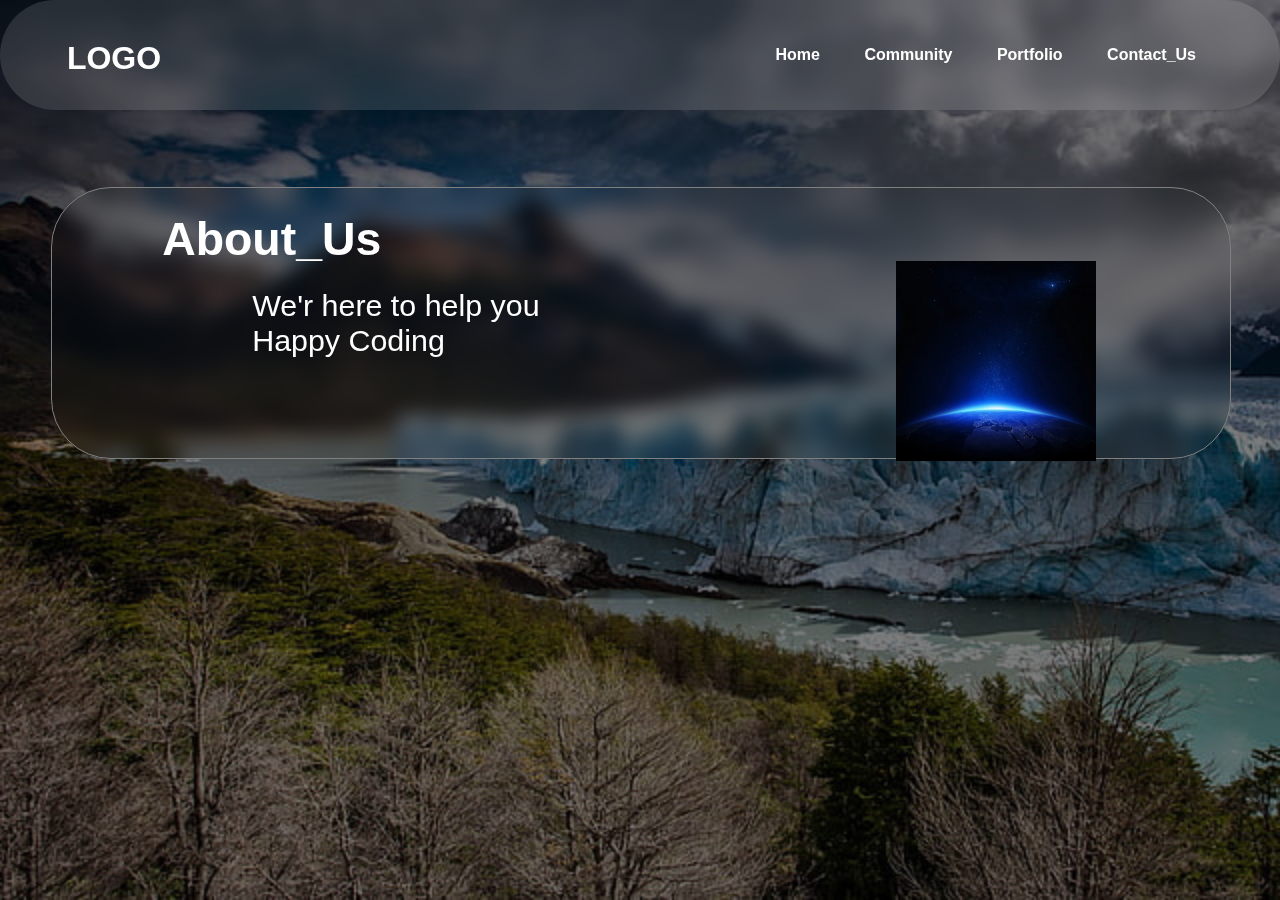
<file: Login/about.html>
<!DOCTYPE html>
<html lang="en">
<head>
    <meta charset="UTF-8">
    <meta name="viewport" content="width=device-width, initial-scale=1.0">
    <title>About_Us</title>
    <link rel="stylesheet" href="Aboutstyle.css">
</head>
<body>
    <div class="headbox">
        <header class="header">
            <div class="navbar">
                <h1 class="logo">LOGO</h1>
                <ul class="topics">
                    <li><a href="index.html" target="_self">Home</a></li>
                    <li><a href="#">Community</a></li>
                    <li><a href="#">Portfolio</a></li>
                    <li><a href="#">Contact_Us</a></li>
                </ul>
            </div>
        </header>
        <div class="mainBox">
            <h1 class="heading">About_Us</h1>
            <p class="para">We'r here to help you <br> Happy Coding</p>
        </div>
        <div class="image">
            .
        </div>
</body>
</html>
</file>
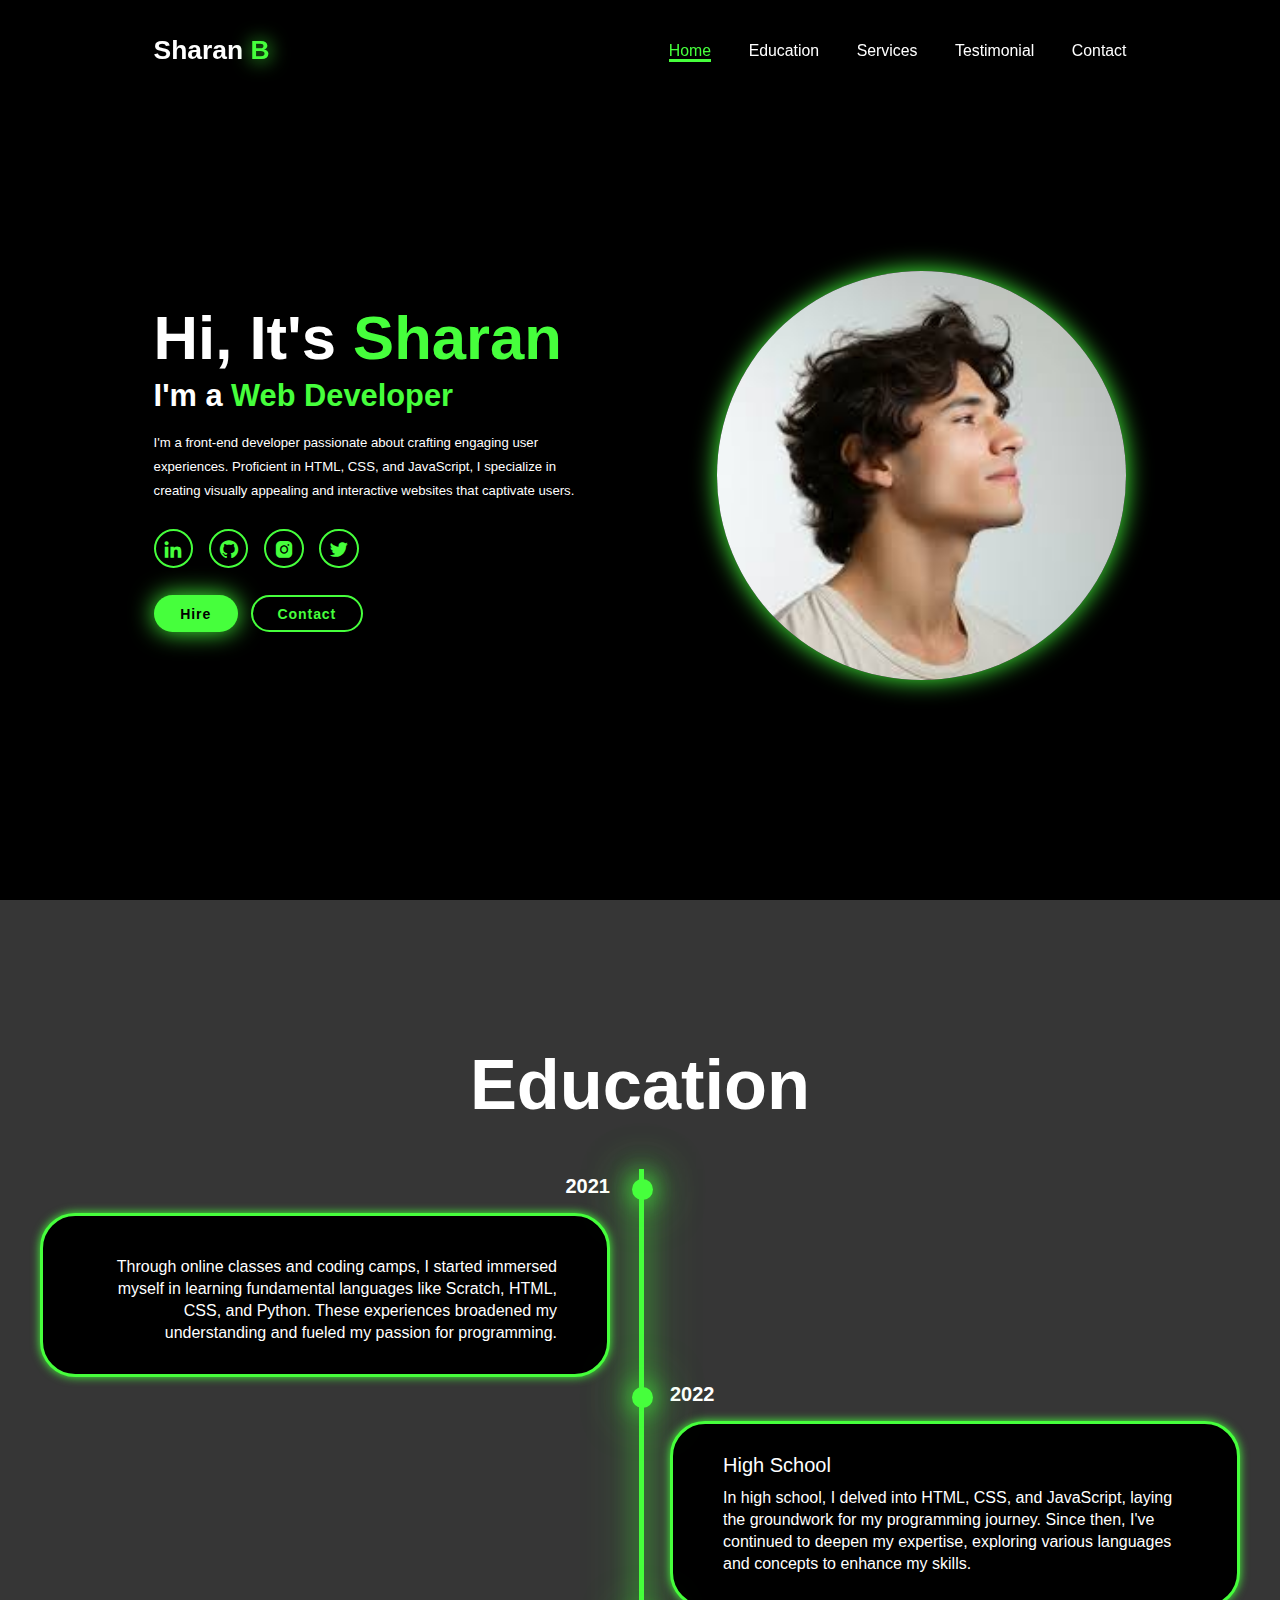
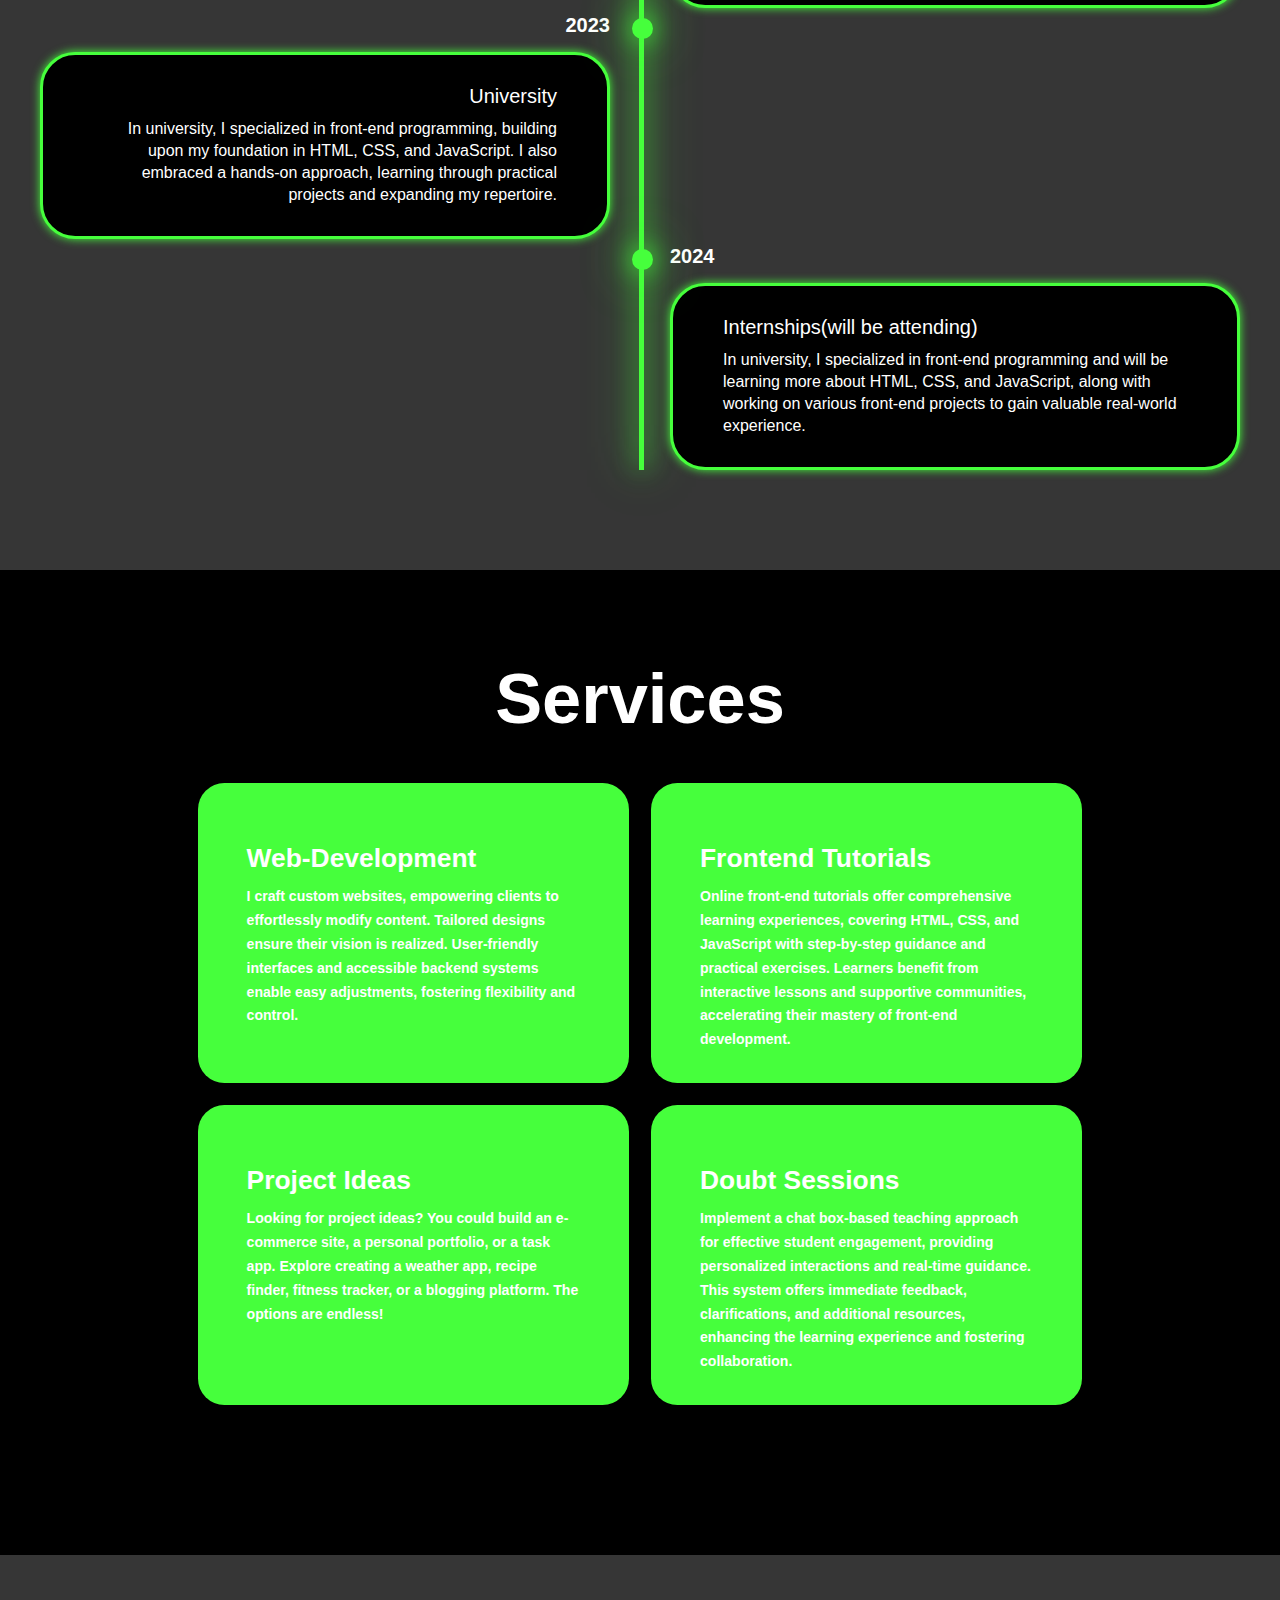
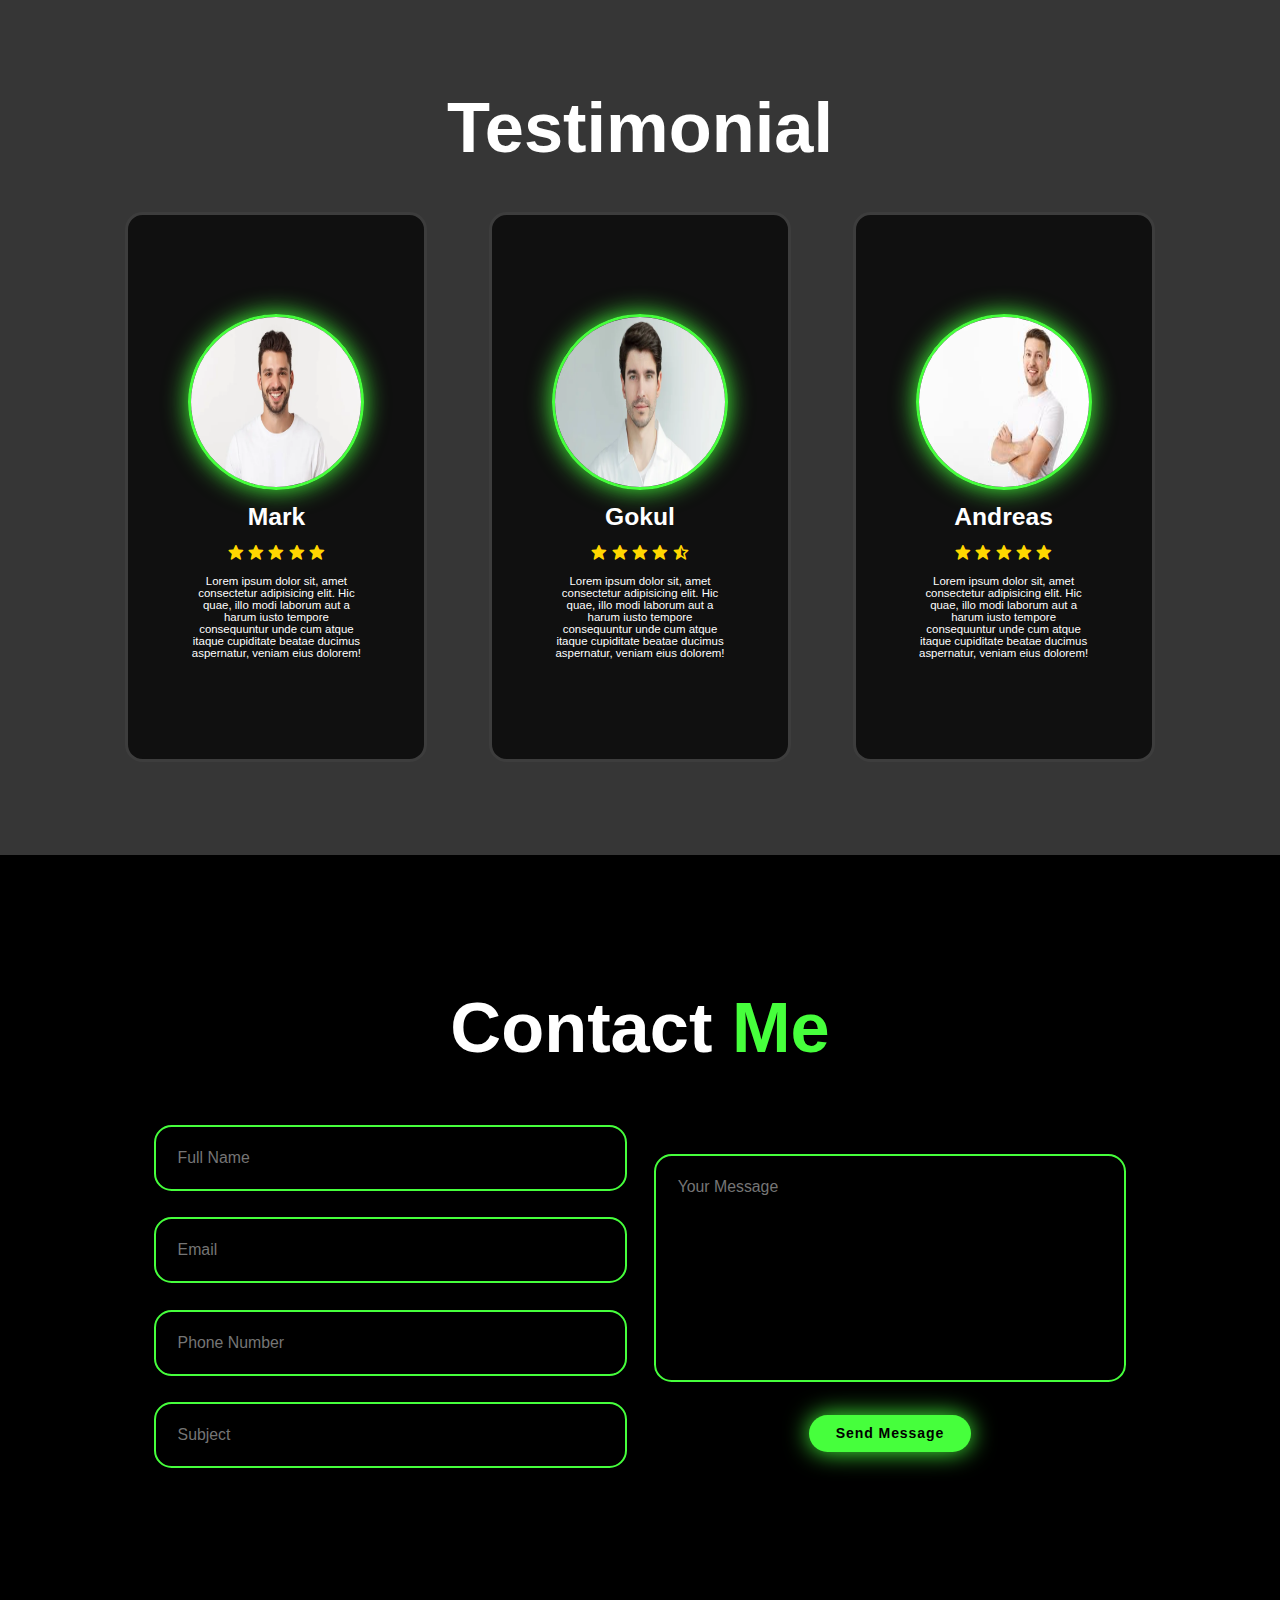
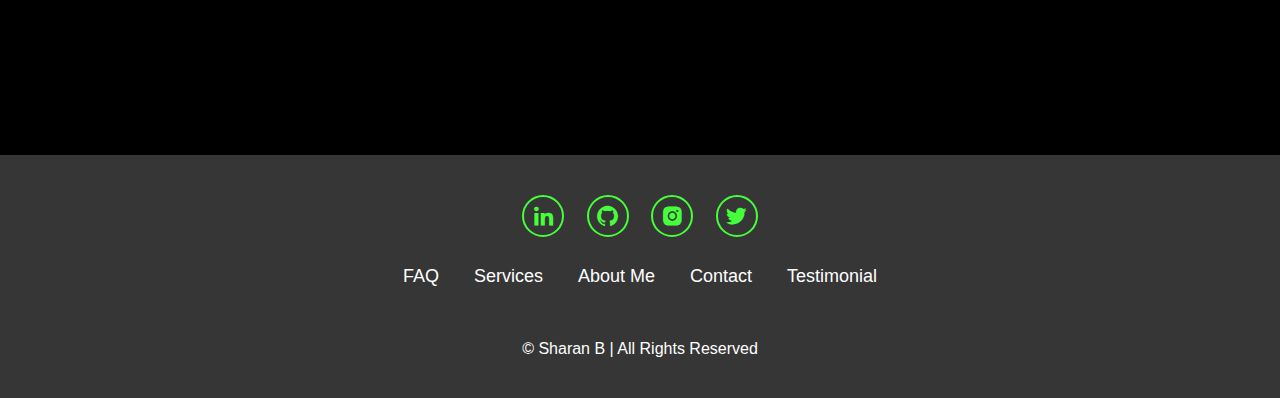
<file: Personal Portfolio/project1.html>
<!DOCTYPE html>
<html lang="en">
<head>
    <meta charset="UTF-8">
    <meta name="viewport" content="width=device-width, initial-scale=1.0">
    <link rel="stylesheet" href="project1.css".css>
    <title>Protfolio</title>
    <link href='https://unpkg.com/boxicons@2.1.4/css/boxicons.min.css' rel='stylesheet'>
</head>
<body>

    <header class="header">
        <a href="#home" class="logo">Sharan <span>B</span></a>
        <i class='bx bx-menu' id="menu-icon"></i>

        <nav class="navbar">
            <a href="#home" class="active">Home</a>
            <a href="#education">Education</a>
            <a href="#services">Services</a>
            <a href="#testimonials">Testimonial</a>
            <a href="#contact">Contact</a>
        </nav>
    </header>

    <section class="home" id="home">
        <div class="home-content">
            <h1>Hi, It's <span>Sharan</span></h1>
            <h3 class="text-animation">I'm a <span> </span></h3>
            <p>I'm a front-end developer passionate about crafting engaging user experiences. Proficient in HTML, CSS, and JavaScript, I specialize in creating visually appealing and interactive websites that captivate users.</p>
            <div class="social-icons">
                <a href="##"><i class='bx bxl-linkedin'></i></a>
                <a href="##"><i class='bx bxl-github'></i></a>
                <a href="##"><i class='bx bxl-instagram-alt' ></i></a>
                <a href="##"><i class='bx bxl-twitter' ></i></a>
            </div>
            <div class="btn-group">
                <a href="##" class="btn">Hire</a>
                <a href="#contact" class="btn">Contact</a>
            </div>
        </div>
        <div class="home-img">
            <img src="images.jpeg" alt="">
        </div>
    </section>
    <section class="education" id="education">
        <h2 class="heading">Education</h2>

        <div class="timeline-items">
            <div class="timeline-item">
                <div class="timeline-dot"></div>
                <div class="timeline-date">
                    2021
                </div>
                <div class="timeline-content">
                    <h3></h3>
                    <p>Through online classes and coding camps, I started immersed myself in learning fundamental languages like Scratch, HTML, CSS, and Python. These experiences broadened my understanding and fueled my passion for programming.</p>
                </div>
            </div>
            <div class="timeline-item">
                <div class="timeline-dot"></div>
                <div class="timeline-date">
                    2022
                </div>
                <div class="timeline-content">
                    <h3>High School</h3>
                    <p>In high school, I delved into HTML, CSS, and JavaScript, laying the groundwork for my programming journey. Since then, I've continued to deepen my expertise, exploring various languages and concepts to enhance my skills.</p>
                </div>
            </div>
            <div class="timeline-item">
                <div class="timeline-dot"></div>
                <div class="timeline-date">
                    2023
                </div>
                <div class="timeline-content">
                    <h3>University</h3>
                    <p>In university, I specialized in front-end programming, building upon my foundation in HTML, CSS, and JavaScript. I also embraced a hands-on approach, learning through practical projects and expanding my repertoire.</p>
                </div>
            </div>
            <div class="timeline-item">
                <div class="timeline-dot"></div>
                <div class="timeline-date">
                    2024
                </div>
                <div class="timeline-content">
                    <h3>Internships(will be attending)</h3>
                    <p>In university, I specialized in front-end programming and will be learning more about HTML, CSS, and JavaScript, along with working on various front-end projects to gain valuable real-world experience.</p>
                </div>
            </div>
        </div>
    </section>

    <section class="services" id="services">
        <h2 class="services">Services</h2>
        <div class="services-container">
            <div class="services-box">
                <div class="services-info">
                    <h4>Web-Development</h4>
                    <p>I craft custom websites, empowering clients to effortlessly modify content. Tailored designs ensure their vision is realized. User-friendly interfaces and accessible backend systems enable easy adjustments, fostering flexibility and control.</p>
                </div>
            </div>
            <div class="services-box">
                <div class="services-info">
                    <h4>Frontend Tutorials</h4>
                    <p>Online front-end tutorials offer comprehensive learning experiences, covering HTML, CSS, and JavaScript with step-by-step guidance and practical exercises. Learners benefit from interactive lessons and supportive communities, accelerating their mastery of front-end development.</p>
                </div>
            </div>
            <div class="services-box">
                <div class="services-info">
                    <h4>Project Ideas</h4>
                    <p>Looking for project ideas? You could build an e-commerce site, a personal portfolio, or a task app. Explore creating a weather app, recipe finder, fitness tracker, or a blogging platform. The options are endless!</p>
                </div>
            </div>
            <div class="services-box">
                <div class="services-info">
                    <h4>Doubt Sessions</h4>
                    <p>Implement a chat box-based teaching approach for effective student engagement, providing personalized interactions and real-time guidance. This system offers immediate feedback, clarifications, and additional resources, enhancing the learning experience and fostering collaboration.</p>
                </div>
            </div>
        </div>
    </section>

    <section class="testimonials" id="testimonials">
        <div class="testimonials-box">
            <h2 class="heading">Testimonial</h2>

            <div class="wrapper">
                <div class="testimonial-item">
                    <img src="depositphotos_318367382-stock-photo-portrait-of-a-handsome-young.jpg" alt="">
                    <h2>Mark</h2>
                    <div class="rating">
                        <i class='bx bxs-star'id="star"></i>
                        <i class='bx bxs-star'id="star"></i>
                        <i class='bx bxs-star'id="star"></i>
                        <i class='bx bxs-star'id="star"></i>
                        <i class='bx bxs-star'id="star"></i>
                    </div>
                    <p>Lorem ipsum dolor sit, amet consectetur adipisicing elit. Hic quae, illo modi laborum aut a harum iusto tempore consequuntur unde cum atque itaque cupiditate beatae ducimus aspernatur, veniam eius dolorem!</p>
                </div>
                <div class="testimonial-item">
                    <img src="depositphotos_361909184-stock-photo-portrait-of-handsome-doctor-or.jpg" alt="">
                    <h2>Gokul</h2>
                    <div class="rating">
                        <i class='bx bxs-star'id="star"></i>
                        <i class='bx bxs-star'id="star"></i>
                        <i class='bx bxs-star'id="star"></i>
                        <i class='bx bxs-star'id="star"></i>
                        <i class='bx bxs-star-half'id="star" ></i>
                    </div>
                    <p>Lorem ipsum dolor sit, amet consectetur adipisicing elit. Hic quae, illo modi laborum aut a harum iusto tempore consequuntur unde cum atque itaque cupiditate beatae ducimus aspernatur, veniam eius dolorem!</p>
                </div>
                <div class="testimonial-item">
                    <img src="download.jpeg" alt="">
                    <h2>Andreas</h2>
                    <div class="rating">
                        <i class='bx bxs-star' id="star"></i>
                        <i class='bx bxs-star'id="star"></i>
                        <i class='bx bxs-star'id="star"></i>
                        <i class='bx bxs-star'id="star"></i>
                        <i class='bx bxs-star'id="star"></i>
                    </div>
                    <p>Lorem ipsum dolor sit, amet consectetur adipisicing elit. Hic quae, illo modi laborum aut a harum iusto tempore consequuntur unde cum atque itaque cupiditate beatae ducimus aspernatur, veniam eius dolorem!</p>
                </div>
            </div>
        </div>
    </section>

    <section class="contact" id="contact">
        <h2 class="heading">Contact <span>Me</span></h2>

        <form action="">
            <div class="input-group">
                <div class="input-box">
                    <input type="text" placeholder="Full Name">
                    <input type="email" placeholder="Email">
                </div>
                <div class="input-box">
                    <input type="number" placeholder="Phone Number">
                    <input type="text" placeholder="Subject">
                </div>
            </div>
            <div class="input-group-2">
                <textarea name="" id="" cols="30" rows="10" placeholder="Your Message"></textarea>
                <input type="submit" value="Send Message" class="btn">
            </div>
        </form>
    </section>

    <footer class="footer">
        <div class="social">
            <a href="##"><i class='bx bxl-linkedin'></i></a>
            <a href="##"><i class='bx bxl-github'></i></a>
            <a href="##"><i class='bx bxl-instagram-alt' ></i></a>
            <a href="##"><i class='bx bxl-twitter' ></i></a>
        </div>
        <ul class="list">
            <li>
                <a href="#">FAQ</a>
            </li>
            <li>
                <a href="#services">Services</a>
            </li>
            <li>
                <a href="#education">About Me</a>
            </li>
            <li>
                <a href="#contact">Contact</a>
            </li>
            <li>
                <a href="#testimonials">Testimonial</a>
            </li>
        </ul>
        <p class="copyright">© Sharan B | All Rights Reserved</p>
    </footer>

    <script src="project1.js"></script>
</body>
</html>
</file>
<file: Login/Aboutstyle.css>
*{
    margin: 0;
    padding: 0;
    font-family: sans-serif;
}
.headbox{
    background-image: linear-gradient(rgba(0,0,0,0.5),rgba(0,0,0,0.5)),url(HD-wallpaper-frozen-water-rock-mountains-greenery-nature-trees-under-white-clouds-sky-lock-screen.jpg);
    width: 100%;
    height: 100vh;
    background-repeat: no-repeat;
    background-size: cover;
}
.header{
    
    background: rgba(255, 255, 255, 0.127);
    backdrop-filter: blur(10px);
    height: 110px;
    padding-top: -20px;
    border-radius: 90px;
}
.navbar{
    display: flex;
    justify-content: space-between;
    margin: auto;
    width: 90%;
    padding: 35px 0px;
   
}
.logo{
    color: white;
    font-weight: bolder;
    padding: 5px 0px;
    cursor: none;
    text-align: center;
    width: 100px;
    transition: 2s;
    
}
.logo:hover{
    color: rgb(255, 255, 255);
    text-shadow: 0 0 10px rgb(255, 255, 255),0 0 20px rgb(0, 255, 17),0 0 40px rgb(255, 255, 255);
    font-weight: 700;
    width: 10%;
    background: rgb(0, 0, 0);
    backdrop-filter: blur(100%);
    border-radius: 30px;
    transform: rotate(-720deg); 
    transition: transform 2s;
}
.topics li{
    list-style: none;   
    display: inline-block;
    margin: 0px 20px;
    margin-top: 11px;
    position: relative;
}
.topics li a{
    position: relative;
    color: rgb(255, 255, 255);
    text-decoration: none;
    font-size: medium;
    font-weight: bolder;
}

.topics li a::after{
    content: "";
    height: 200%;
    width: 140%;
    background: rgb(255, 255, 255);
    position: absolute;
    left: -20%;
    bottom: -10px;
    transform-origin: right;
    transform: scaleX(0);
    z-index: -1;
    border-radius: 50px;
    transition: transform .5s;
}

.topics li a:hover{
    color: black;
}
.topics li a:hover:after{
   
    transform: scaleX(1);
    transform-origin: left;
}
.contents{
    position: absolute;
    color: white;
    text-align: center;
    top: 40%;
    width: 100%;
}
.mainBox{
    display: flex;
    width: 92%;
    z-index: 1;
    margin-left: 4%;
    height: 30vh;
    border-radius: 60px;
    margin-top: 6%;
    background: transparent;
    border: 1px solid;
    border-color: gray;
    box-shadow: 100px;
    backdrop-filter: blur(10px);
    color: white;
    position: relative;
}
.mainBox .heading{
    top: 24px;
    padding: 0px 110px;
    position: absolute;
    font-size: 2.9em;
    transition: .8s;
}
.mainBox:hover{
    text-shadow: 0 0 10px rgb(255, 255, 255),0 0 20px rgb(165, 106, 106),0 0 40px rgb(196, 255, 199);
}
.mainBox .para{
    position: absolute;
    width: 300px;
    top: 100px;
    padding: 0px 200px;
    font-size: 1.9em;
    transition: 1.5s;
}
.image{
    background-image: url(depositphotos_20867981-stock-photo-earth-at-night-with-city.jpg);
    width: 200px;
    background-repeat: no-repeat;
    background-size: 100%;
    height: 300px;
    margin-left: 70%;
    top: 29%;
    z-index: 1;
    position: absolute;
}
</file>
<file: Personal Portfolio/project1.css>
*{
    margin: 0;
    padding: 0;
    box-sizing: border-box;
    text-decoration: none;
    border: none;
    outline: none;
    scroll-behavior: smooth;
    font-family: "Poppins",sans-serif;
}
:root{
    --bg-color:black;
    --second-bg-color:#363636;
    --text-color:white;
    --main-color:rgb(70, 255, 60);
}
html{
    font-size: 60%;
    overflow-x: hidden;
}
body{
    background: var(--bg-color);
    color: var(--text-color);
}
.header{
    position: fixed;
    top: 0;
    left: 0;
    width: 100%;
    padding: 4rem 12% 4rem;
    background: rgba(0, 0, 0, 0.3);
    backdrop-filter: blur(10px);
    display: flex;
    justify-content: space-between;
    align-items: center;
    z-index: 5;
}
.logo{
    font-size: 3rem;
    color: var(--text-color);
    font-weight: 700;
    cursor: pointer;
    transition: 0.7s ease;
}
.logo:hover{
    transform:scale(1.1);
}
.logo span{
    text-shadow: 1px 1px 19px var(--main-color);
    color: var(--main-color);
    
}
.navbar a{
    font-size: 1.8rem;
    color: var(--text-color);
    margin-left: 4rem;
    font-weight: 500;
    transition: 0.3s ease;
    border-bottom: 3px solid transparent;
}
.navbar a:hover,.navbar a.active{
    color: var(--main-color);
    border-bottom: 3px solid var(--main-color);
}
#menu-icon{
    font-size: 3.6rem;
    color: var(--main-color);
    display: none;
}
section{
    min-height: 100vh;
    padding: 10rem 12% 10rem;
}
.home{
    display: flex;
    justify-content: center;
    align-items: center;
    gap: 15rem;
}
.home-content{
    display: flex;
    flex-direction: column;
    align-items: baseline;
    text-align: left;
    justify-content: center;
    margin-top: 3rem;
}
span
{
    color: var(--main-color);
}
.logo span{
    color: var(--main-color);
}
.home-content h3{
    margin-bottom: 2rem;
    margin-top: 1rem;
    font-size: 3.5rem;
}
.home-content h1{
    font-size: 7rem;
    font-weight: 700;
    margin-top: 1.5rem;
    line-height: 1;
}
.home-img{
    border-radius: 50%;
}
.home-img img{
    position: relative;
    top: 3rem;
    width: 32vw;
    border-radius: 50%;
    box-shadow: 0 0 25px var(--main-color);
    cursor: pointer;
    transition: 0.4s ease-in-out;
}
.home-img img:hover{
    box-shadow: 
    0 0 25px var(--main-color),
    0 0 50px var(--main-color),
    0 0 100px var(--main-color);
}
.home-content p{
    font-size: 1.5rem;
    font-weight: 500;
    line-height: 1.8;
    max-width: 1000px;
}
.social-icons a{
    display: inline-flex;
    justify-content: center;
    align-items: center;
    width: 4.5rem;
    height: 4.5rem;
    background: transparent;
    border: 2px solid var(--main-color);
    font-size: 2.5rem;
    border-radius: 50%;
    color: var(--main-color);
    margin: 3rem 1.5rem 3rem 0;
    transition: 0.3s ease-in-out;
}
.social-icons a:hover{
    color: var(--text-color);
    transform: scale(1.3)translateY(-5px);
    box-shadow: 0 0 25px var(--main-color);
    background-color: var(--main-color);
}
.btn{
    display: inline-block;
    padding: 1rem 2.8rem;
    background: var(--main-color);
    box-shadow:  0 0 25px var(--main-color);
    border-radius: 4rem;
    font-size: 1.6rem;
    color: black;
    border:  2px solid transparent;
    letter-spacing: 0.1rem;
    font-weight: 600;
    transition: 0.3s ease-in-out;
    cursor: pointer;
}
.btn:hover{
    transform: scale(1.05);
    box-shadow: 0 0 50px var(--main-color);
}
.btn-group{
    display: flex;
    align-items: center;
    gap:  1.5rem;
}
.btn-group a:nth-of-type(2){
    background-color: black;
    color: var(--main-color);
    border: 2px solid var(--main-color);
    box-shadow: 0 0 25px transparent;
}
.btn-group a:nth-of-type(2):hover{
    box-shadow: o o 25px var(--main-color);
    background-color: var(--main-color);
    color: black;
}
.text-animation{
    font-size: 34px;
    font-weight: 600;
    min-width: 280px;
}
.text-animation span{
    position: relative;
}
.text-animation span::before{
    content: "Web Developer";
    color: var(--main-color);
    animation: word 20s infinite;
}
.text-animation span::after{
    content: "";
    background-color: var(--bg-color);
    position: absolute;
    width: calc(100%+8px);
    height: 100%;
    border-left: 3px solid var(--bg-color);
    right: -8px;
    animation: cursor 0.6s infinite,typing 20s steps(19) infinite;
}
@keyframes cursor{
    to{
        border-left: 3px solid var(--main-color);
    }
}
@keyframes word{
    0%,20%{
        content: "Frontend Designer";
    }
    21%,40%{
        content: "Web Designer";
    }
    41%,60%{
        content: "UI / UX Designer";
    }
    61%,80%{
        content: "Web Developer";
    }
    81%,100%{
        content: "Software Tester";
    }
}
@keyframes typing{
    10%,
    15%,
    30%,
    35%,
    50%,
    55%,
    70%,
    75%,
    90%,
    95%{
        width: 0;
    }
    0%,
    5%,
    20%,
    25%,
    40%,
    45%,
    60%,
    65%,
    80%,
    85%,
    100%{
        width: calc(103%);
    }
}
.heading{
    font-size: 8rem;
    text-align: center;
    margin: 5rem 0;
}
.education{
    padding: 100px 15px;
    background: var(--second-bg-color);
}
.education h2{
    margin-bottom: 5rem;
}
.timeline-items{
    max-width: 1200px;
    margin: auto;
    display: flex;
    flex-wrap: wrap;
    position: relative;
}
.timeline-items::before{
    content: "";
    position: absolute;
    width: 5px;
    height: 100%;
    background-color: var(--main-color);
    left: calc(50% - 1px);
    box-shadow:
    0 0 25px var(--main-color),
    0 0 50px var(--main-color);
}
.timeline-item{
    margin-bottom: 40px;
    width: 100%;
    position: relative;
}
.timeline-item{
    margin-bottom: 0;
}
.timeline-item:nth-child(odd){
    padding-right: calc(50% + 30px);
    text-align: right;
}
.timeline-item:nth-child(even){
    padding-left: calc(50% + 30px);
}
.timeline-dot{
    height: 21px;
    width: 21px;
    background-color: var(--main-color);
    box-shadow:
    0 0 25px var(--main-color),
    0 0 50px var(--main-color);
    position: absolute;
    left: calc(50% - 8px);
    border-radius: 50%;
    top: 10px;
}
.timeline-date{
    font-size: 20px;
    font-weight: 800;
    color: white;
    margin: 6px 0 15px;
}
.timeline-content{
    background-color: var(--bg-color);
    border: 3px solid var(--main-color);
    padding: 30px 50px;
    border-radius: 4rem;
    box-shadow: 0 0 10px var(--main-color);
    cursor: pointer;
    transition: 0.3s ease-in-out;
}
.timeline-content:hover{
    transform: scale(1.05);
    box-shadow: 0 0 25px var(--main-color);
}
.timeline-content h3{
    font-size: 20px;
    color: white;
    margin: 0 0 10px;
    font-weight: 500;
}
.timeline-content p{
    color: white;
    font-size: 16px;
    font-weight: 300;
    line-height: 22px;
}
::-webkit-scrollbar{
    width: 15px;
}
::-webkit-scrollbar-thumb{
    background-color: var(--main-color);
}
::-webkit-scrollbar-track{
    background-color: var(--bg-color);
    width: 100px;
}
.services{
    background: var(--bg-color);
}
.services h2{
    margin-bottom: 5rem;
    color: white;
    font-size: 8rem;
    text-align: center;
}
.services-container{
    display: grid;
    grid-template-columns: repeat(2,1fr);
    align-items: center;
    gap: 2.5rem;
}
.services-box{
    background-color: var(--main-color);
    height: 300px;
    border-radius: 3rem;
    border: 5px solid transparent;
    cursor: pointer;
    transition: 0.4s ease-in-out;
}
.services-box:hover{
    background: white;
    color: black;
    border: 5px solid var(--main-color);
    transform: scale(1.03);
}
.services-box .services-info{
    display: flex;
    flex-direction: column;
    text-align: left;
    max-height: 200px;
    justify-content: left;
    align-items: baseline;
    padding: 5rem 5rem;
}
.services-info h4{
    font-size: 3rem;
    font-weight: 800;
    line-height: 2;
}
.services-info p{
    font-size: 1.6rem;
    font-weight: 600;
    max-height: 100px;
    line-height: 1.7;
    margin: auto;
}
.testimonials{
    background: var(--second-bg-color);
}
.testimonials-box{
    background-size: cover;
    display: flex;
    align-items: center;
    justify-content: center;
    flex-direction: column;
}
.testimonials .heading{
    margin-bottom: 5rem;
}
.testimonials-box img{
    width: 20rem;
    height: 20rem;
    border-radius: 50%;
    border: 3px solid var(--main-color);
    box-shadow: 0 0 25px var(--main-color);
}
.wrapper{
    display: grid;
    grid-template-columns: repeat(3,1fr);
    gap: 3rem;
}
.testimonial-item{
    min-height: 550px;
    max-width: 450px;
    background: rgba(0, 0, 0, 0.7);
    border: 3px solid rgba(238, 238, 238, 0.2);
    border-radius: 2rem;
    margin: 0 2rem;
    padding: 30px 60px;
    cursor: pointer;
    display: flex;
    flex-direction: column;
    align-items: center;
    justify-content: center;
    text-align: center;
    gap: 1.5rem;
    color: white;
    transition: 0.4s ease-in-out;
}
.testimonial-item:hover{
    border: 3px solid var(--main-color);
    transform: translateY(-10px)scale(1.03);
    box-shadow: 0 0 50px var(--main-color);
}
.testimonial-item h2{
    font-size: 2.8rem;
}
.testimonial-item p{
    font-size: 1.3rem;
}
#star{
    color: gold;
    font-size: 2rem;
}
.contact{
    background-color: var(--bg-color);
}
.contact h2{
    margin-bottom: 3rem;
    color: white;
}
.contact form{
    display: flex;
    align-items: center;
    justify-content: center;
    gap: 3rem;
    margin: 5rem auto;
    text-align: center;
}
.contact form .input-box{
    display: flex;
    justify-content: center;
    flex-wrap: wrap;
}
.contact form .input-box input,.contact form textarea{
    width: 100%;
    padding: 2.5rem;
    font-size: 1.8rem;
    color: var(--text-color);
    background: var(--bg-color);
    border-radius: 2rem;
    border: 2px solid var(--main-color);
    margin: 1.5rem 0;
    resize: none;
}
.contact form .btn{
    margin-top: 2rem;
}
.footer{
    position: relative;
    bottom: 0;
    width: 100%;
    padding: 40px 0;
    background-color: var(--second-bg-color);
}
.footer .social{
    text-align: center;
    padding-bottom: 25px;
    color: var(--main-color);
}
.footer .social a{
    font-size: 25px;
    color: var(--main-color);
    border: 2px solid var(--main-color);
    width:  42px;
    height: 42px;
    line-height: 42px;
    display: inline-block;
    text-align: center;
    border-radius: 50%;
    margin: 0 10px;
    transition: 0.3s ease-in-out;
}
.footer .social a:hover{
    transform: scale(1.2)translateY(-10px);
    background-color: var(--main-color);
    color: black;
    box-shadow: 0 0 25px var(--main-color);
}
.footer ul{
    margin-top: 0;
    padding: 0;
    font-size: 18px;
    line-height: 1.6;
    margin-bottom: 0;
    text-align: center;
}
.footer ul li a{
    color: white;
    border-bottom: 3px solid transparent;
    transition: 0.3s ease-in-out;
}
.footer ul li a:hover{
    border-bottom: 3px solid var(--main-color);
}
.footer ul li{
    display: inline-block;
    padding: 0 15px;
}
.footer .copyright{
    margin-top: 50px;
    text-align: center;
    font-size: 16px;
    color: white;
}
@media(max-width:1285px){
    html{
        font-size: 55%;
    }
    .services-container{
        padding-bottom: 7rem;
        grid-template-columns: repeat(2,1fr);
        margin: 0 5rem;
    }
}
@media(max-width:991px){
    header{
        padding: 2rem 3%;
    }
    section{
        padding: 10rem 3% 2rem;
    }
    .timeline-items::before{
        left: 7px;
    }
    .timeline-item:nth-child(odd){
        padding-right: 0;
        text-align: left;
    }
    .timeline-item:nth-child(odd),
    .timeline-item:nth-child(even){
        padding-left: 37px;
    }
    .timeline-dot{
        left: 0;
    }
    .services{
        padding-bottom: 7rem;
    }
    .testimonials .wrapper{
        grid-template-columns: repeat(1,1fr);
    }
    .contact form{
        flex-direction: column;
    }
    .footer{
        padding: 2rem 3%;
    }
}
@media(max-width:895px){
    .header{
        padding: 2rem 3%;
    }
    #menu-icon{
        display: block;
    }
    .navbar{
        position: absolute;
        top: 100%;
        right: 0;
        width: 50%;
        padding: 1rem 3%;
        background: rgba(0, 0, 0, 0.8);
        backdrop-filter: blur(20px);
        border-bottom-left-radius: 2rem;
        border-left: 2px solid var(--main-color);
        border-bottom: 2px solid var(--main-color);
        display: none;
    }
    .navbar.active{
        display: block;
    }
    .navbar a{
        display: block;
        font-size: 2rem;
        margin: 3rem 0;
        color: white;
    }
    .home{
        flex-direction: column-reverse;
        margin: 5rem 4rem;
    }
    .home-content h3{
        font-size: 2.6rem;
    }
    .home-contenth1{
        font-size: 8rem;
        margin-top: 3rem;
    }
    .home-content p{
        max-width: 600px;
        margin: 0 auto;
    }
    .home-img img{
        width:56vw;
    }
    .services h2{
        margin-bottom: 3rem;
    }
    .services-container{
        grid-template-columns: repeat(1,1fr);
    }
}
</file>
